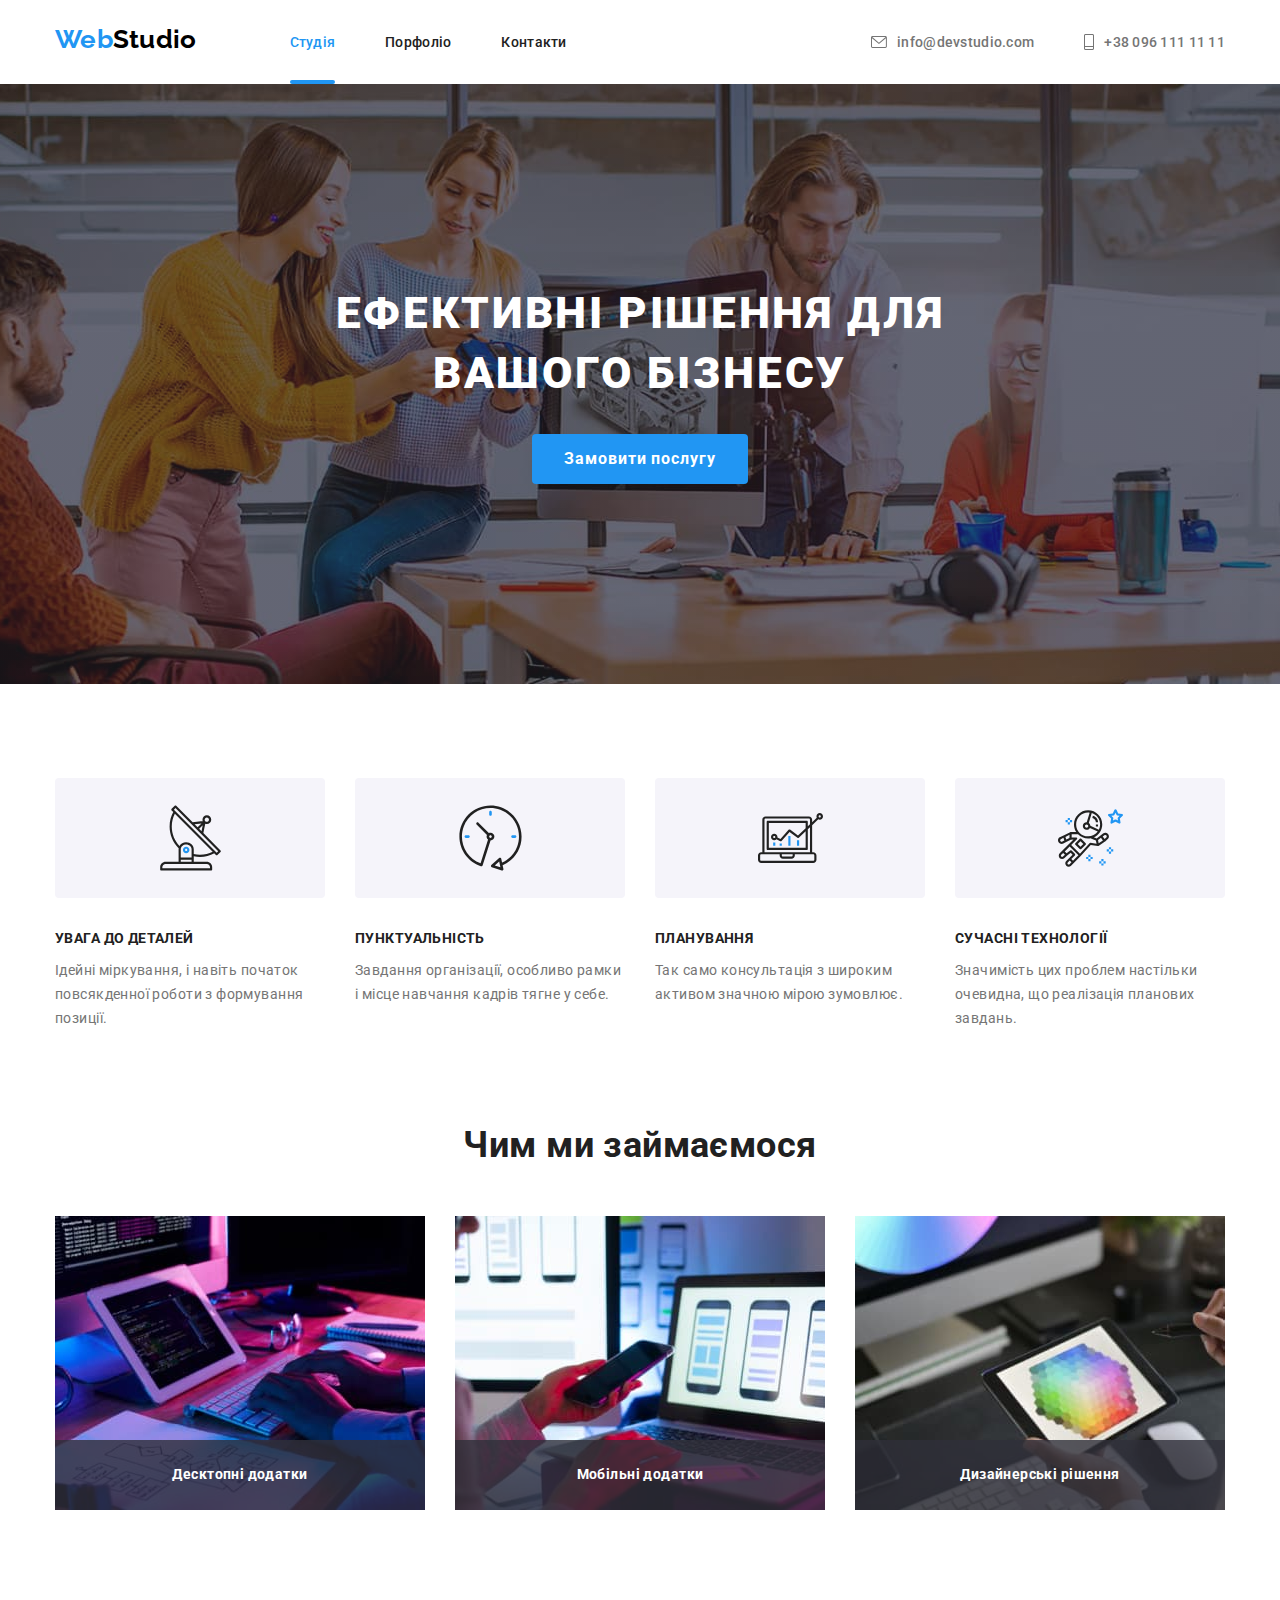
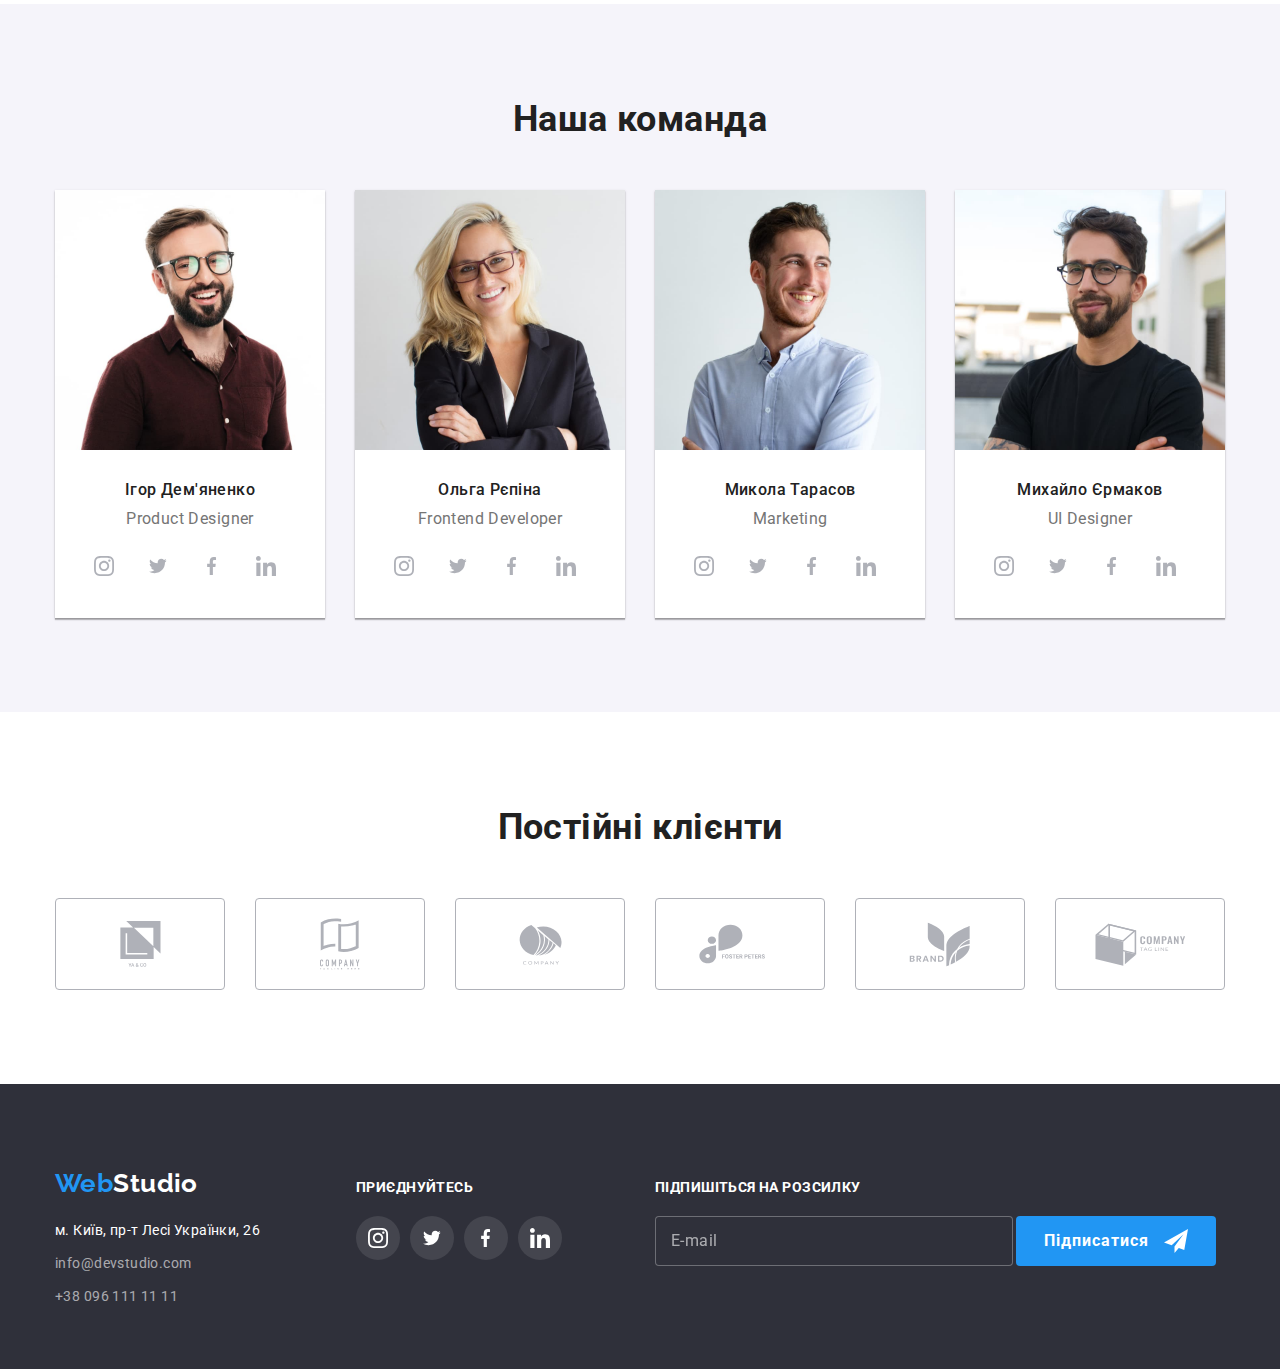
<file: index.html>
<!DOCTYPE html>
<html lang="uk">
<head>
    <meta charset="UTF-8">
    <meta http-equiv="X-UA-Compatible" content="IE=edge">
    <meta name="viewport" content="width=device-width, initial-scale=1.0">
    
    <title>Студія</title>
    <link rel="preconnect" href="https://fonts.googleapis.com" />
    <link rel="preconnect" href="https://fonts.gstatic.com" crossorigin />
    <link
      href="https://fonts.googleapis.com/css2?family=Raleway:wght@700&family=Roboto:wght@400;500;700&display=swap"
      rel="stylesheet"
    />
    <link
      rel="stylesheet"
      href="https://cdnjs.cloudflare.com/ajax/libs/modern-normalize/1.1.0/modern-normalize.min.css"
    />
    <link rel="stylesheet" href="./css/main.min.css">
</head>
<body class="body">
    <!-- Шапка-->
    <header class="header">
        <div class="container main">
          <nav class="site-nav">
            <a href="" class="logo"> <span class="accent">Web</span>Studio</a>
            <ul class="site-nav__list">
              <li class="site-nav__item"><a href="" class="site-nav__link__current">Студія</a></li>
              <li class="site-nav__item">
                <a href="./portfolio.html" class="site-nav__link">Порфоліо</a>
              </li>
              <li class="site-nav__item"><a href="" class="site-nav__link">Контакти</a></li>
            </ul>
          </nav>
          <ul class="site-contact">
            <li class="site-contact__item">
              <a href="mailto:info@devstudio.com" class="site-contact__link "
                >
                <svg class="site-contact__icon" width="16" height="12">
                  <use href="./images/icons.svg#icon-mail"></use>
                </svg>
                info@devstudio.com </a> 
            </li>
            <li class="site-contact__item">
              <a href="tel:+380961111111" class="site-contact__tel"> 
                <svg class="site-contact__icon" width="10" height="16">
                <use href="./images/icons.svg#icon-phone"></use>
              
              </svg>+38 096 111 11 11</a>
            </li>
          </ul>
        </div>
      </header>
      <main>
        <!-- Секція HERO-->
        
        <section class="hero">
          <div class="hero-overlay">
            <h1 class="hero-title">Ефективні рішення для вашого бізнесу</h1>
  
            
            <button class="hero-button" data-modal-open>Замовити послугу</button>
          </div>
        </section>
        <!-- Модальне вікно -->
        <div class="backdrop is-hidden" data-modal>
        <div class="modal ">
          
          <div class="form">
            <form class="modal-form">
              <p class="modal-form__title">Залиште свої дані, ми вам передзвонимо
              </p>
  
              <div class="modal-form__field">
                <svg class="modal-form__icon">
                  <use href="./images/icons.svg#icon-person-form"></use>
                </svg>
                <label for="name">       
                  <span class="modal-form__label"> Ім'я</span></label>
                 <input type="text" name="name" class="modal-form__input" id="name">
                                                  
              </div>
            
              <div class="modal-form__field">
                <svg class="modal-form__icon">
                  <use href="./images/icons.svg#icon-phone-form"></use>
                </svg>
                  <label for="tel"><span class="modal-form__label">Телефон</span>
                  </label>
                <input type="text" name="tel" class="modal-form__input" id="tel">
                              
              </div>
                        
             <div class="modal-form__field">
              <svg class="modal-form__icon">
                <use href="./images/icons.svg#icon-email-form"></use>
               </svg>
               <label for="mail"><span class="modal-form__label">Пошта</span></label>
               <input type="text" name="mail" class="modal-form__input" id="mail">
               </div>
             
            
              <div class="textarea">
                <label for="comment"><span class="modal-form__label">Коментар</span></label>
                <textarea name="comment" id="comment" rows="10" class="textarea-comment"
                 placeholder="Введіть текст"></textarea>
              </div>
  
                <label class="label">Погоджуюся з розсилкою та приймаю <span >
                  <a href="" class="terms">Умови договору</a>
                </span> <input class="checkbox" type="checkbox" name="policy">
                <span class="checkbox-icon"></span></label>
              <button type="submit" class="button-form">Відправити</button>
            </form>
          </div>
          <button class="btn-close" data-modal-close>
            <svg class="btn-close__icon" width="11" height="11">
              <use href="./images/icons.svg#icon-close">
              </use>
            </svg>
          </button>
  
        </div>
        </div>
        <!-- Секція Якості-->
        <section class="section">
          <div class="container">
            <h2 class="section-title quality">Якості</h2>
            <ul class="quality-list list">
              <li class="quality-list__item">
                <div class="quality-list__pictures">
                  <svg  width="65" height="70" >
                    <use href="./images/icons.svg#icon-antenna">
                  
                    </use>
                  </svg>
                </div>
                <h3 class="section-title-list">УВАГА ДО ДЕТАЛЕЙ</h3>
                <p>
                  Ідейні міркування, і навіть початок повсякденної роботи з
                  формування позиції.
                </p>
              </li>
              <li class="quality-list__item">
                <div class="quality-list__pictures">
                  <svg width="65" height="70" >
                    <use href="./images/icons.svg#icon-clock">
                  
                    </use>
                  </svg>
                </div>
                <h3 class="section-title-list">ПУНКТУАЛЬНІСТЬ</h3>
                <p>
                  Завдання організації, особливо рамки і місце навчання кадрів
                  тягне у себе.
                </p>
              </li>
              <li class="quality-list__item">
                <div class="quality-list__pictures">
                  <svg width="65" height="70" >
                    <use href="./images/icons.svg#icon-diagram">
                  
                    </use>
                  </svg>
                </div>
                <h3 class="section-title-list">ПЛАНУВАННЯ</h3>
                <p>
                  Так само консультація з широким активом значною мірою зумовлює.
                </p>
              </li>
              <li class="quality-list__item">
                <div class="quality-list__pictures">
                  <svg  width="65" height="70" >
                    <use href="./images/icons.svg#icon-astronaut">
                  
                    </use>
                  </svg>
                </div>
                <h3 class="section-title-list">СУЧАСНІ ТЕХНОЛОГІЇ</h3>
                <p>
                  Значимість цих проблем настільки очевидна, що реалізація
                  планових завдань.
                </p>
              </li>
            </ul>
          </div>
        </section>
        <!--Секція чим займаємося-->
        <section class="section work">
          <div class="container">
            <h2 class="section-title">Чим ми займаємося</h2>
            <ul class="work-list list">
              <li class="work-list__item">
                 <div class="work-list__img">
                  <img
                  src="images/box1.jpg"
                  alt="tablet on the table"
                  width="370"
                />
                  <p class="work-list__text">Десктопні додатки</p>
                 </div>
                
              </li>
              <li class="work-list__item">
                <div class="work-list__img">
                  <img src="images/box2.jpg"
                  alt="phone in hand"
                   width="370" />
                           
                  <p class="work-list__text">Мобільні додатки
                  </p>
                 </div>
                
              </li>
              <li class="work-list__item">
                <div class="work-list__img">
                  <img
                  src="images/box3.jpg"
                  alt="tablet with bright picture in hands"
                  width="370"
                />
                          
                  <p class="work-list__text">Дизайнерські рішення
                  </p>
                 </div>
                
              </li>
            </ul>
          </div>
        </section>
  
        <!-- Секція Команда-->
        <section class="section section-team">
          <div class="container">
            <h2 class="section-title">Наша команда</h2>
            <ul class="team-list list">
              <li class="team-item">
                <img src="images/img.jpg" alt="man" width="270" />
                <h3 class="team-item__name">Ігор Дем'яненко</h3>
                <p class="team-item__position">Product Designer</p>
                
                  <ul class="team-social list">
                    <li class="team-social__item"> <a href="" class="team-social__icon"><svg width="20" height="20" >
                      <use href="./images/icons.svg#icon-insta">
                  
                      </use>
                    </svg> </a></li>
                  
                    <li class="team-social__item"> <a href="" class="team-social__icon"><svg width="20" height="16" >
                      <use href="./images/icons.svg#icon-twitter">
                  
                      </use>
                    </svg></a></li>
                    <li class="team-social__item"> <a href="" class="team-social__icon"><svg  width="10" height="20" >
                      <use href="./images/icons.svg#icon-facebook">
                  
                      </use>
                    </svg></a></li>
                    <li class="team-social__item"> <a href="" class="team-social__icon"><svg  width="20" height="20" >
                      <use href="./images/icons.svg#icon-linkedin">
                  
                      </use>
                    </svg></a></li>
                  </ul>
            
               
              </li>
              <li class="team-item">
                <img src="images/img(1).jpg" alt="woman" width="270" />
                <h3 class="team-item__name">Ольга Рєпіна</h3>
                <p class="team-item__position">Frontend Developer</p>
                
                  <ul class="list team-social">
                    <li class="team-social__item"> <a href="" class="team-social__icon"><svg width="20" height="20" >
                      <use href="./images/icons.svg#icon-insta">
                  
                      </use>
                    </svg> </a></li>
                  
                    <li class="team-social__item"> <a href="" class="team-social__icon"> <svg width="20" height="16" >
                      <use href="./images/icons.svg#icon-twitter">
                  
                      </use>
                    </svg></a></li>
                    <li class="team-social__item"> <a href="" class="team-social__icon">  <svg width="10" height="20" >
                      <use href="./images/icons.svg#icon-facebook">
                  
                      </use>
                    </svg></a></li>
                    <li class="team-social__item"> <a href="" class="team-social__icon"> <svg width="20" height="20" >
                      <use href="./images/icons.svg#icon-linkedin">
                  
                      </use>
                    </svg></a></li>
                  </ul>
               
              </li>
              <li class="team-item">
                <img src="images/img(2).jpg" alt="man" width="270" />
                <h3 class="team-item__name">Микола Тарасов</h3>
                <p class="team-item__position">Marketing</p>
                
                  <ul class="list team-social">
                    <li class="team-social__item"> <a href="" class="team-social__icon"><svg width="20" height="20" >
                      <use href="./images/icons.svg#icon-insta">
                  
                      </use>
                    </svg> </a></li>
                  
                    <li class="team-social__item"> <a href="" class="team-social__icon"> <svg width="20" height="16" >
                      <use href="./images/icons.svg#icon-twitter">
                  
                      </use>
                    </svg></a></li>
                    <li class="team-social__item"> <a href="" class="team-social__icon"><svg width="10" height="20" >
                      <use href="./images/icons.svg#icon-facebook">
                  
                      </use>
                    </svg></a></li>
                    <li class="team-social__item"> <a href="" class="team-social__icon"> <svg width="20" height="20" >
                      <use href="./images/icons.svg#icon-linkedin">
                  
                      </use>
                    </svg></a></li>
                  </ul>
                
              </li>
              <li class="team-item">
                <img src="images/img(3).jpg" alt="man" width="270" />
                <h3 class="team-item__name">Михайло Єрмаков</h3>
                <p class="team-item__position">UI Designer</p>
                
                  <ul class="list team-social">
                    <li class="team-social__item"> <a href="" class="team-social__icon"><svg width="20" height="20" >
                      <use href="./images/icons.svg#icon-insta">
                  
                      </use>
                    </svg> </a></li>
                  
                    <li class="team-social__item"> <a href="" class="team-social__icon"> <svg width="20" height="16" >
                      <use href="./images/icons.svg#icon-twitter">
                  
                      </use>
                    </svg></a></li>
                    <li class="team-social__item"> <a href="" class="team-social__icon"><svg width="10" height="20" >
                      <use href="./images/icons.svg#icon-facebook">
                  
                      </use>
                    </svg></a> </li>
                    <li class="team-social__item"> <a href="" class="team-social__icon"><svg width="20" height="20" >
                      <use href="./images/icons.svg#icon-linkedin">
                  
                      </use>
                    </svg></a></li>
                  </ul>
                
              </li>
            </ul>
          </div>
        </section>
        <!-- Секція Постійні клієнти -->
        <section class="section">
          <div class="container">
            <h2 class="section-title">Постійні клієнти</h2>
            <ul class="client-list list">
              <li> <a href="" class="client-list__areal link "><svg class="client-list__icon" width="41" height="46">
                <use href="./images/icons.svg#icon-client-1"></use>
              </svg></a></li>
              <li> <a href="" class="client-list__areal link"><svg class="client-list__icon" width="40" height="52">
                <use href="./images/icons.svg#icon-client-2"></use>
              </svg></a></li>
              <li> <a href="" class="client-list__areal link"><svg class="client-list__icon" width="43" height="41">
                <use href="./images/icons.svg#icon-client-3"></use>
              </svg></a></li>
              <li> <a href="" class="client-list__areal link"><svg class="client-list__icon" width="84" height="40">
                <use href="./images/icons.svg#icon-client-4"></use>
              </svg></a></li>
              <li> <a href="" class="client-list__areal link"><svg class="client-list__icon" width="62" height="45">
                <use href="./images/icons.svg#icon-client-5"></use>
              </svg></a></li>
              <li> <a href="" class="client-list__areal link"><svg class="client-list__icon" width="93" height="43">
                <use href="./images/icons.svg#icon-client-6"></use>
              </svg></a></li>
            </ul>
          </div>
        </section>
      </main>
      <!--підвал-->
      <footer class="footer">
     <div class="container footer-container">  
        <div class=" footer-adress">  
      <a href="" class=" logo logo-footer">
        <span class="accent">Web</span>Studio</a>
      <address class="site-adress">
        <ul class="site-adress__list list">
          <li class="site-adress__item">
            <a href="" class="site-adress__link"> м. Київ, пр-т Лесі Українки, 26</a>
          </li>
          <li class="site-adress__item">
            <a href="mailto:info@devstudio.com" class="site-adress__contact"
              >info@devstudio.com</a
            >
          </li>
          <li class="site-adress__item">
            <a href="tel:+380961111111" class="site-adress__contact"
              >+38 096 111 11 11</a
            >
          </li>
        </ul>
      </address>
    </div>
  
      <div class="footer-icon">
        <p class="footer-icon__tittle">приєднуйтесь</p> 
        <ul class="footer-icon__list list">
          <li class="footer-icon__item"> <a href="" class="footer-icon__img"><svg width="20" height="20" >
            <use href="./images/icons.svg#icon-insta">
        
            </use>
          </svg> </a></li>
        
          <li class="footer-icon__item"> <a href="" class="footer-icon__img"><svg width="20" height="16" >
            <use href="./images/icons.svg#icon-twitter">
        
            </use>
          </svg></a></li>
          <li class="footer-icon__item"> <a href="" class="footer-icon__img"><svg  width="10" height="20" >
            <use href="./images/icons.svg#icon-facebook">
        
            </use>
          </svg></a></li>
          <li class="footer-icon__item"> <a href="" class="footer-icon__img"><svg  width="20" height="20" >
            <use href="./images/icons.svg#icon-linkedin">
        
            </use>
          </svg></a></li>
        </ul>
      </div>
      
      <div class="footer-mail">
        <p class="footer-mail_title">Підпишіться на розсилку
        </p>
        <form class="footer-form">
              
          <input type="email" class="footer-form__input" name="mail" id="email" placeholder=" ">
          <label for="email" class="footer-form__label">E-mail</label>
                
        <button type="submit" class="btn-footer">Підписатися<svg width="24" height="24" class="btn-footer__fly">
          <use href="./images/icons.svg#icon-send">
  
          </use>
        </svg>
          </button>
        </form>
      </div>
    
    </div>
        
         
        
      </footer>
      <script src="./js/modal.js"></script>
    </body>
    


</body>
</html>
</file>
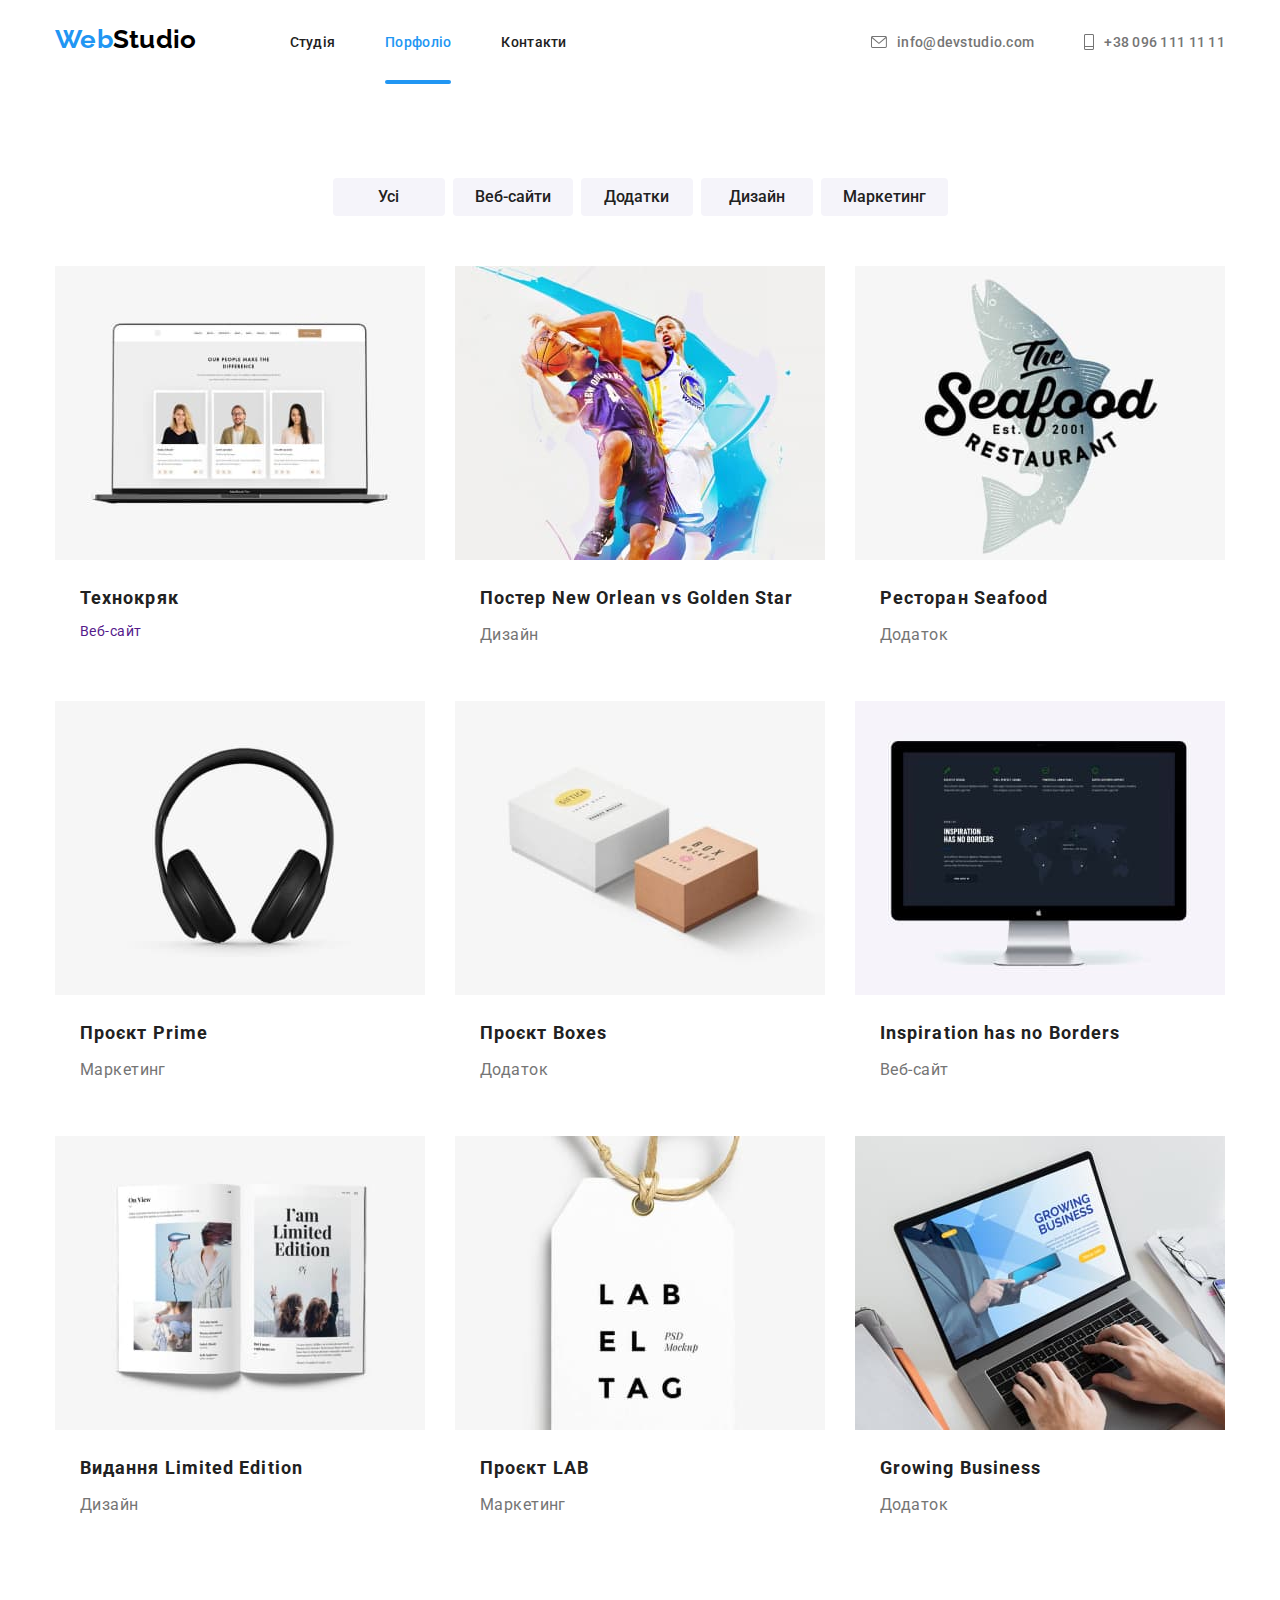
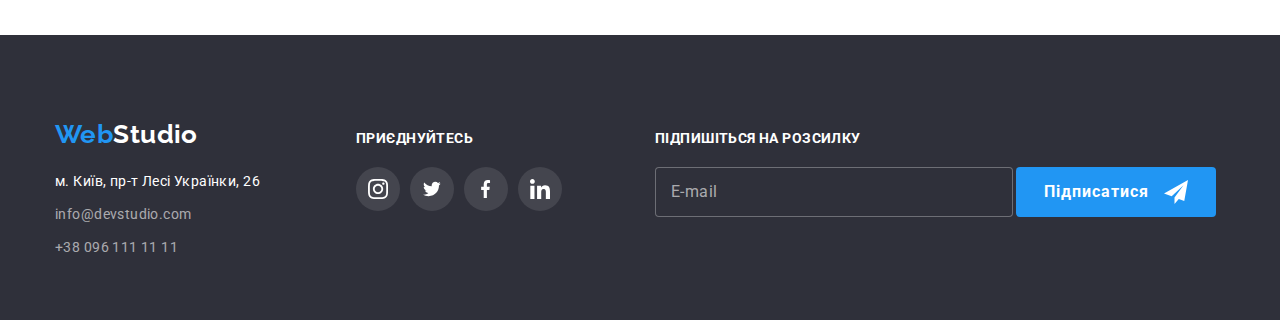
<file: portfolio.html>
<!DOCTYPE html>
<html lang="uk">
  <head>
    <meta charset="UTF-8" />
    <meta http-equiv="X-UA-Compatible" content="IE=edge" />
    <meta name="viewport" content="width=device-width, initial-scale=1.0" />
    <title>Portfolio</title>
    <link rel="preconnect" href="https://fonts.googleapis.com" />
    <link rel="preconnect" href="https://fonts.gstatic.com" crossorigin />
    <link
      href="https://fonts.googleapis.com/css2?family=Raleway:wght@700&family=Roboto:wght@400;500;700&display=swap"
      rel="stylesheet"
    />
    <link
      rel="stylesheet"
      href="https://cdnjs.cloudflare.com/ajax/libs/modern-normalize/1.1.0/modern-normalize.min.css"
    />
    <link rel="stylesheet" href="./css/portfolio.min.css">
  </head>
  <body>
    <header class="header">
      <div class="container main">
        <nav class="site-nav">
          <a href="" class="logo"> <span class="accent">Web</span>Studio</a>
          <ul class="site-nav__list">
            <li class="site-nav__item"><a href="./index.html" class="site-nav__link">Студія</a></li>
            <li class="site-nav__item">
              <a href="./portfolio.html" class="site-nav__link__current">Порфоліо</a>
            </li>
            <li class="site-nav__item"><a href="" class="site-nav__link">Контакти</a></li>
          </ul>
        </nav>
        <ul class="site-contact">
          <li class="site-contact__item">
            <a href="mailto:info@devstudio.com" class="site-contact__link "
              >
              <svg class="site-contact__icon" width="16" height="12">
                <use href="./images/icons.svg#icon-mail"></use>
              </svg>
              info@devstudio.com </a> 
          </li>
          <li class="site-contact__item">
            <a href="tel:+380961111111" class="site-contact__tel"> 
              <svg class="site-contact__icon" width="10" height="16">
              <use href="./images/icons.svg#icon-phone"></use>
            
            </svg>+38 096 111 11 11</a>
          </li>
        </ul>
      </div>
    </header>
    <main>
      <!-- Hero section -->
      <section class="section">
        <div class="container">
          <h1 class="types">Види робіт</h1>
          <div class="container-btn">
            <ul class="btn-list list">
              <li class="btn-list__item">
                <button type="button" class="btn-list__button">Усі</button>
              </li>
              <li class="btn-list__item">
                <button type="button" class="btn-list__button">Веб-сайти</button>
              </li>
              <li class="btn-list__item">
                <button type="button" class="btn-list__button">Додатки</button>
              </li>
              <li class="btn-list__item">
                <button type="button" class="btn-list__button">Дизайн</button>
              </li>
              <li class="btn-list__item">
                <button type="button" class="btn-list__button">Маркетинг</button>
              </li>
            </ul>
          </div>
          <ul class="list portfolio-list">
            <li class="portfolio-list__item">
                       
                <a href="" class="portfolio-list__image">
                  <div class="portfolio-list__overlay">
                   <img
                    src="./images/portfolio/img-1.jpg"
                    alt="Технокряк"
                    width="370"
                    height="294"
                   />  
                <p class="portfolio-list__img-overlay"> Ресурс пропонує комплексні пропозиції з різним рівнем функціоналу
                  та сервісів. Все це дозволить відвідувачу отримати вичерпні 
                  відомості про компанію чи приватну особу.
                </p>         
                  </div>       
              <div class="portfolio_list__text">
                <h2 class="portfolio_list__signature ">Технокряк</h2>
                <p class="text">Веб-сайт</p>                
              </div>

            </a>            
              </li>

            <li class="portfolio-list__item">
              <a href="" class="portfolio-list__image">
                <div class="portfolio-list__overlay">
                <img
                  src="./images/portfolio/img-2.jpg"
                  alt="Постер"
                  width="370"
                  height="294"
                  
              />
              <p class="portfolio-list__img-overlay">Ресурс пропонує комплексні пропозиції з різним рівнем функціоналу
                та сервісів. Все це дозволить відвідувачу отримати вичерпні 
                відомості про компанію чи приватну особу.
  
             </p>
            </div>
              <div class="portfolio_list__text">
                <h2 class="portfolio_list__signature">Постер New Orlean vs Golden Star</h2>
                <p class="portfolio_list__about">Дизайн</p>
              </div>
              </a>
            </li>
            <li class="portfolio-list__item">
              <a href=""class="portfolio-list__image"
                >
                <div class="portfolio-list__overlay">
                <img 
                  src="./images/portfolio/img-3.jpg"
                  alt="Ресторан"
                  width="370"
                  height="294" 
                  
                    /> 
                    <p class="portfolio-list__img-overlay">Ресурс пропонує комплексні пропозиції з різним рівнем функціоналу
                      та сервісів. Все це дозволить відвідувачу отримати вичерпні 
                      відомості про компанію чи приватну особу.
                   </p>
                </div>
              
              <div class="portfolio_list__text">
                <h2 class="portfolio_list__signature">Ресторан Seafood</h2>
                <p class="portfolio_list__about">Додаток</p>
              </div>
              
              </a>
              
            </li>
            <li class="portfolio-list__item">
              <a href="" class="portfolio-list__image"
                >
                <div class="portfolio-list__overlay">
                <img
                  src="./images/portfolio/img-4.jpg"
                  alt="Prime"
                  width="370"
                  height="294"
                  
              /> 
              <p class="portfolio-list__img-overlay">Ресурс пропонує комплексні пропозиції з різним рівнем функціоналу
                та сервісів. Все це дозволить відвідувачу отримати вичерпні 
                відомості про компанію чи приватну особу.
  
             </p>
                </div>

              <div class="portfolio_list__text">
                <h2 class="portfolio_list__signature">Проєкт Prime</h2>
                <p class="portfolio_list__about">Маркетинг</p>
              </div>
               </a>
            </li>
            <li class="portfolio-list__item">
              <a href="" class="portfolio-list__image"
                >
                <div class="portfolio-list__overlay">
                <img
                  src="./images/portfolio/img-5.jpg"
                  alt="Boxes"
                  width="370"
                  height="294"
                  
              /> 
              <p class="portfolio-list__img-overlay">Ресурс пропонує комплексні пропозиції з різним рівнем функціоналу
                та сервісів. Все це дозволить відвідувачу отримати вичерпні 
                відомості про компанію чи приватну особу.
  
             </p>
                </div>
              <div class="portfolio_list__text">
                <h2 class="portfolio_list__signature">Проєкт Boxes</h2>
                <p class="portfolio_list__about">Додаток</p>
              </div>
               </a>
            </li>
            <li class="portfolio-list__item">
              <a href="" class="portfolio-list__image"
                >
                <div class="portfolio-list__overlay">
                <img
                  src="./images/portfolio/img-6.jpg"
                  alt="Inspiration has no Borders"
                  width="370"
                  height="294"
                  
              /> 
              <p class="portfolio-list__img-overlay">Ресурс пропонує комплексні пропозиції з різним рівнем функціоналу
                та сервісів. Все це дозволить відвідувачу отримати вичерпні 
                відомості про компанію чи приватну особу.
  
             </p>
                </div>

              <div class="portfolio_list__text">
                <h2 class="portfolio_list__signature">Inspiration has no Borders</h2>
                <p class="portfolio_list__about">Веб-сайт</p>
              </div>
               </a>
            </li>
            <li class="portfolio-list__item">
              <a href="" class="portfolio-list__image"
                >
                <div class="portfolio-list__overlay">
                <img
                  src="./images/portfolio/img-7.jpg"
                  alt=" Limited Edition"
                  width="370"
                  height="294"
                  
              /> 
              <p class="portfolio-list__img-overlay">Ресурс пропонує комплексні пропозиції з різним рівнем функціоналу
                та сервісів. Все це дозволить відвідувачу отримати вичерпні 
                відомості про компанію чи приватну особу.
  
             </p>
                </div>

              <div class="portfolio_list__text">
                <h2 class="portfolio_list__signature">Видання Limited Edition</h2>
                <p class="portfolio_list__about">Дизайн</p>
              </div>
               </a>
            </li>
            <li class="portfolio-list__item">
              <a href="" class="portfolio-list__image"
                >
                <div class="portfolio-list__overlay">
                <img
                  src="./images/portfolio/img-8.jpg"
                  alt="LAB"
                  width="370"
                  height="294"
                  
              /> 
              <p class="portfolio-list__img-overlay">Ресурс пропонує комплексні пропозиції з різним рівнем функціоналу
                та сервісів. Все це дозволить відвідувачу отримати вичерпні 
                відомості про компанію чи приватну особу.
  
             </p>
                </div>

              <div class="portfolio_list__text">
                <h2 class="portfolio_list__signature">Проєкт LAB</h2>
                <p class="portfolio_list__about">Маркетинг</p>
              </div>
               </a>
            </li>
            <li class="portfolio-list__item">
              <a href="" class="portfolio-list__image"
                >
                <div class="portfolio-list__overlay">
                <img
                  src="./images/portfolio/img-9.jpg"
                  alt="Growing Business"
                  width="370"
                  height="294"
                  
              /> 
              <p class="portfolio-list__img-overlay">Ресурс пропонує комплексні пропозиції з різним рівнем функціоналу
                та сервісів. Все це дозволить відвідувачу отримати вичерпні 
                відомості про компанію чи приватну особу.
  
             </p>
                </div>

              <div class="portfolio_list__text">
                <h2 class="portfolio_list__signature">Growing Business</h2>
                <p class="portfolio_list__about">Додаток</p>
              </div>
             </a>
            </li>
          </ul>
        </div>
      </section>
    </main>
    <!--  підвал -->
    <footer class="footer">
      <div class="container footer-container">  
         <div class=" footer-adress">  
       <a href="" class="logo logo-footer">
         <span class="accent">Web</span>Studio</a>
       <address class="site-adress">
         <ul class="site-adress__list list">
           <li class="site-adress__item">
             <a href="" class="site-adress__link"> м. Київ, пр-т Лесі Українки, 26</a>
           </li>
           <li class="site-adress__item">
             <a href="mailto:info@devstudio.com" class="site-adress__contact"
               >info@devstudio.com</a
             >
           </li>
           <li class="site-adress__item">
             <a href="tel:+380961111111" class="site-adress__contact"
               >+38 096 111 11 11</a
             >
           </li>
         </ul>
       </address>
     </div>
   
       <div class="footer-icon">
         <p class="footer-icon__tittle">приєднуйтесь</p> 
         <ul class="footer-icon__list list">
           <li class="footer-icon__item"> <a href="" class="footer-icon__img"><svg width="20" height="20" >
             <use href="./images/icons.svg#icon-insta">
         
             </use>
           </svg> </a></li>
         
           <li class="footer-icon__item"> <a href="" class="footer-icon__img"><svg width="20" height="16" >
             <use href="./images/icons.svg#icon-twitter">
         
             </use>
           </svg></a></li>
           <li class="footer-icon__item"> <a href="" class="footer-icon__img"><svg  width="10" height="20" >
             <use href="./images/icons.svg#icon-facebook">
         
             </use>
           </svg></a></li>
           <li class="footer-icon__item"> <a href="" class="footer-icon__img"><svg  width="20" height="20" >
             <use href="./images/icons.svg#icon-linkedin">
         
             </use>
           </svg></a></li>
         </ul>
       </div>
       
       <div class="footer-mail">
         <p class="footer-mail_title">Підпишіться на розсилку
         </p>
         <form class="footer-form">
               
           <input type="email" class="footer-form__input" name="mail" id="email" placeholder=" ">
           <label for="email" class="footer-form__label">E-mail</label>
                 
         <button type="submit" class="btn-footer">Підписатися<svg width="24" height="24" class="btn-footer__fly">
           <use href="./images/icons.svg#icon-send">
   
           </use>
         </svg>
           </button>
         </form>
       </div>
     
     </div>
         
          
         
       </footer>
  </body>
</html>
</file>
<file: css/main.min.css>
.list{list-style:none;padding:0;margin:0}h1,h2,h3,h4,h5,h6,p,ul{margin-top:0;margin-bottom:0}img{display:block;max-width:100%;height:auto}.container{width:1200px;margin-left:auto;margin-right:auto;padding-left:15px;padding-right:15px;align-items:center}.main{display:flex;align-items:center;justify-content:space-between}body{background-color:#fff;color:#757575;font-family:Roboto,sans-serif;letter-spacing:.03em;font-weight:400;font-size:14px;line-height:1.7}.site-contact{display:flex;font-weight:500;font-size:14px;line-height:1.43;letter-spacing:.02em;margin-left:auto;list-style:none;padding:0;margin:0}.site-contact__link{display:flex;padding-top:32px;padding-bottom:32px;text-decoration:none;color:#757575;align-items:center;transition:250ms cubic-bezier(0.4, 0, 0.2, 1);fill:currentColor}.site-contact__link:hover,.site-contact__link:focus{color:#2196f3;transition:250ms cubic-bezier(0.4, 0, 0.2, 1)}.site-contact__icon{margin-right:10px;fill:currentColor}.site-contact__tel{display:flex;padding-top:32px;padding-bottom:32px;margin-left:50px;color:#757575;align-items:center;text-decoration:none;transition:250ms cubic-bezier(0.4, 0, 0.2, 1)}.site-contact__tel:hover,.site-contact__tel:focus{color:#2196f3;transition:250ms cubic-bezier(0.4, 0, 0.2, 1)}.site-nav{display:flex;font-weight:500;font-size:14px;line-height:1.43;letter-spacing:.02em}.site-nav__link{display:block;padding-top:32px;padding-bottom:32px;transition:250ms cubic-bezier(0.4, 0, 0.2, 1);color:#212121;text-decoration:none}.site-nav__link:hover,.site-nav__link:focus{transition:250ms cubic-bezier(0.4, 0, 0.2, 1);color:#2196f3}.site-nav__item{margin-right:50px}.site-nav__item:last-child{margin-right:0px}.site-nav__list{display:flex;align-items:center;list-style:none;padding:0;margin:0}.site-nav__link__current{position:relative;display:block;color:#2196f3;text-decoration:none;padding-top:32px;padding-bottom:32px;transition:250ms cubic-bezier(0.4, 0, 0.2, 1)}.site-nav__link__current::after{content:"";display:block;position:absolute;width:100%;height:4px;background:#2196f3;border-radius:2px;bottom:0}.site-contact{display:flex;font-weight:500;font-size:14px;line-height:1.43;letter-spacing:.02em;margin-left:auto;list-style:none;padding:0;margin:0}.site-contact__link{display:flex;padding-top:32px;padding-bottom:32px;text-decoration:none;color:#757575;align-items:center;transition:250ms cubic-bezier(0.4, 0, 0.2, 1);fill:currentColor}.site-contact__link:hover,.site-contact__link:focus{color:#2196f3;transition:250ms cubic-bezier(0.4, 0, 0.2, 1)}.site-contact__icon{margin-right:10px;fill:currentColor}.site-contact__tel{display:flex;padding-top:32px;padding-bottom:32px;margin-left:50px;color:#757575;align-items:center;text-decoration:none;transition:250ms cubic-bezier(0.4, 0, 0.2, 1)}.site-contact__tel:hover,.site-contact__tel:focus{color:#2196f3;transition:250ms cubic-bezier(0.4, 0, 0.2, 1)}.logo{display:block;padding-top:24px;padding-bottom:25px;margin-right:93px;color:#000;text-decoration:none;font-family:Raleway,sans-serif;font-weight:700;font-size:26px;line-height:1.19;transition:250ms cubic-bezier(0.4, 0, 0.2, 1)}.logo:hover,.logo:focus{color:#2196f3;transition:250ms cubic-bezier(0.4, 0, 0.2, 1)}.accent{color:#2196f3}.hero{text-align:center}.hero-overlay{height:600px;max-width:1600px;margin-left:auto;margin-right:auto;background-image:linear-gradient(rgba(47, 48, 58, 0.4), rgba(47, 48, 58, 0.4)),url(../images/hero.jpg);background-repeat:no-repeat;background-position:center;background-size:cover;padding-top:200px}.hero-title{color:#fff;font-weight:900;font-size:44px;line-height:1.36;letter-spacing:.06em;text-transform:uppercase;margin-left:auto;margin-right:auto;margin-bottom:30px;width:696px}.hero-button{display:block;margin-left:auto;margin-right:auto;background:#2196f3;color:#fff;font-weight:700;font-size:16px;line-height:1.88;align-items:center;letter-spacing:.06em;cursor:pointer;font-family:Roboto,sans-serif;border-radius:4px;padding:10px 32px;min-width:216px;border:none}.modal{position:absolute;top:50%;left:50%;min-height:581px;min-width:528px;background-color:#fff;display:flex;transform:translate(-50%, -50%) scale(1);transition:transform 250ms cubic-bezier(0.4, 0, 0.2, 1);flex-direction:column;padding:40px}.backdrop{position:fixed;top:0;left:0;width:100%;height:100%;background-color:rgba(0,0,0,.5);opacity:1;transition:opacity 250ms cubic-bezier(0.4, 0, 0.2, 1)}.backdrop.is-hidden.modal{transform:translate(-50%, -50%) scale(0, 9)}.backdrop.is-hidden{opacity:0;pointer-events:none}.btn-close{position:absolute;display:flex;align-items:center;justify-content:center;width:30px;height:30px;background-color:#fff;border-radius:50%;border:1px solid rgba(0,0,0,.1);left:490px;top:8px}.btn-close__icon{background:#fff;fill:#000;transition:250ms cubic-bezier(0.4, 0, 0.2, 1)}.btn-close__icon:hover{transition:250ms cubic-bezier(0.4, 0, 0.2, 1);fill:#2196f3}.form{display:flex}.modal-form{margin-left:auto;margin-right:auto}.modal-form__title{font-weight:700;font-size:20px;line-height:1.15;color:#212121;width:448px;margin-bottom:12px}.modal-form__icon{position:absolute;display:inline-block;width:18px;height:18px;transform:translateY(-50%);fill:#212121;top:60%;left:12px;transition:250ms cubic-bezier(0.4, 0, 0.2, 1)}.modal-form__field{position:relative;width:448px}.modal-form__field:focus-within>.modal-form__icon{fill:#2196f3;transition:250ms cubic-bezier(0.4, 0, 0.2, 1)}.modal-form__field:focus-within>.modal-form__input{outline:none;border:1px solid #2196f3;transition:250ms cubic-bezier(0.4, 0, 0.2, 1)}.modal-form__label{font-size:12px;line-height:1.16;letter-spacing:.01em;color:#757575;margin-bottom:4px}.modal-form__input{width:448px;border:1px solid rgba(33,33,33,.2);border-radius:4px;height:40px;margin-bottom:10px;margin-top:0;padding-left:42px;transition:250ms cubic-bezier(0.4, 0, 0.2, 1)}.textarea{display:flex;flex-direction:column}.textarea-comment{resize:none;width:448px;height:120px;border:1px solid rgba(33,33,33,.2);border-radius:4px;padding:12px 16px;transition:250ms cubic-bezier(0.4, 0, 0.2, 1)}.textarea-comment:focus{outline:none;border:1px solid #2196f3;transition:250ms cubic-bezier(0.4, 0, 0.2, 1)}::-moz-placeholder{font-weight:400;font-size:12px;line-height:1.16;letter-spacing:.01em;color:rgba(117,117,117,.5)}:-ms-input-placeholder{font-weight:400;font-size:12px;line-height:1.16;letter-spacing:.01em;color:rgba(117,117,117,.5)}::placeholder{font-weight:400;font-size:12px;line-height:1.16;letter-spacing:.01em;color:rgba(117,117,117,.5)}.terms{color:#2196f3}.label{display:inline-block;align-items:center;padding-left:36px;margin-top:20px}.checkbox{position:absolute;width:1px;height:1px;margin:-1px;border:0;padding:0;white-space:nowrap;-webkit-clip-path:inset(100%);clip-path:inset(100%);clip:rect(0 0 0 0);overflow:hidden;left:0}.checkbox:checked+.checkbox-icon{border-color:rgba(0,0,0,0);background-color:#2196f3;background-image:url(../images/check\ \(1\).svg);background-size:contain;background-origin:border-box;width:16px;height:15px;left:52px}.checkbox-icon{margin-right:10px;display:inline-block;width:16px;height:15px;border:2px solid #212121;border-radius:2px;position:absolute;left:52px;outline:none}.button-form{display:block;margin-left:auto;margin-right:auto;margin-top:30px;width:200px;height:50px;background:#2196f3;box-shadow:0px 4px 4px rgba(0,0,0,.15);border-radius:4px;font-weight:700;font-size:16px;line-height:1.88;font-family:Roboto,sans-serif;align-items:center;letter-spacing:.06em;color:#fff;border:none;cursor:pointer;padding:10px 52px}.section{padding-top:94px;padding-bottom:94px}.section-title{color:#212121;font-weight:700;font-size:36px;line-height:1.167;text-align:center;margin-bottom:50px}.section-title-list{color:#212121;font-weight:700;font-size:14px;line-height:1.43;text-transform:uppercase;margin-bottom:11px}.quality{position:absolute;width:1px;height:1px;margin:-1px;border:0;padding:0;white-space:nowrap;-webkit-clip-path:inset(100%);clip-path:inset(100%);clip:rect(0 0 0 0);overflow:hidden}.quality-list{display:flex;flex-wrap:wrap}.quality-list__item{width:270px;margin-right:30px}.quality-list__item:last-child{margin-right:0}.quality-list__pictures{width:270px;height:120px;display:flex;justify-content:center;align-items:center;background:#f5f4fa;border-radius:4px;margin-bottom:30px}.work{padding-top:0}.work-list{display:flex}.work-list__item{width:370px;margin-right:30px}.work-list__item:last-child{margin-right:0}.work-list__img{position:relative;z-index:-1}.work-list__text{position:absolute;bottom:0;right:0;width:370px;height:70px;display:flex;justify-content:center;align-items:center;font-weight:700;font-size:14px;line-height:1.14;text-align:center;color:#fff;background:rgba(47,48,58,.8)}.section-team{background-color:#f5f4fa}.team-list{display:flex}.team-item{background:#fff;margin-right:30px;box-shadow:0px 1px 3px rgba(0,0,0,.12),0px 1px 1px rgba(0,0,0,.14),0px 2px 1px rgba(0,0,0,.2);display:block;text-align:center}.team-item:last-child{margin-right:0}.team-item__name{color:#212121;font-weight:500;font-size:16px;line-height:1.19;margin-bottom:10px;margin-top:30px}.team-item__position{font-size:16px;line-height:1.19;text-align:center;display:block;margin-bottom:16px}.team-social{display:flex;margin-bottom:30px;justify-content:center}.team-social__item{margin:0 10px 0 0}.team-social__icon{display:flex;justify-content:center;align-items:center;width:44px;height:44px;border-radius:50%;fill:#afb1b8;transition:250ms cubic-bezier(0.4, 0, 0.2, 1)}.team-social__icon:hover,.team-social__icon:focus{fill:#fff;background:#2196f3;transition:250ms cubic-bezier(0.4, 0, 0.2, 1)}.client-list{display:flex;justify-content:space-between}.client-list__areal{display:flex;border:1px solid #afb1b8;border-radius:4px;width:170px;height:92px;justify-content:center;align-items:center;transition:250ms cubic-bezier(0.4, 0, 0.2, 1)}.client-list__areal:hover>svg,.client-list__areal:focus>svg{fill:#2196f3;transition:250ms cubic-bezier(0.4, 0, 0.2, 1)}.client-list__areal:hover,.client-list__areal:focus{border-color:#2196f3;transition:250ms cubic-bezier(0.4, 0, 0.2, 1)}.client-list__icon{fill:#afb1b8;transition:250ms cubic-bezier(0.4, 0, 0.2, 1)}.footer{background:#2f303a;padding-top:60px;padding-bottom:60px}.footer-container{display:flex;align-items:baseline}.logo-footer{padding-bottom:20px;color:#fff}.footer-adress{width:231px;margin-right:70px}.site-adress__link{display:inline-block;text-decoration:none;color:#fff;font-weight:400;font-size:14px;line-height:1.71;font-style:normal;transition:250ms cubic-bezier(0.4, 0, 0.2, 1)}.site-adress__link:hover,.site-adress__link:focus{color:#2196f3;transition:250ms cubic-bezier(0.4, 0, 0.2, 1)}.site-adress__item:not(:last-child){margin-bottom:9px}.site-adress__contact{display:inline-block;text-decoration:none;font-style:normal;font-weight:400;font-size:14px;line-height:1.71;color:rgba(255,255,255,.6);transition:250ms cubic-bezier(0.4, 0, 0.2, 1)}.site-adress__contact:hover,.site-adress__contact:focus{color:#2196f3;transition:250ms cubic-bezier(0.4, 0, 0.2, 1)}.footer-icon{width:206px;display:flex;flex-wrap:wrap;margin-right:auto}.footer-icon__tittle{display:flex;font-weight:700;font-size:14px;line-height:1.14;color:#fff;margin-bottom:20px;text-transform:uppercase}.footer-icon__list{display:flex}.footer-icon__item{margin-right:10px}.footer-icon__item:last-child{margin-right:0}.footer-icon__img{display:flex;justify-content:center;align-items:center;width:44px;height:44px;border-radius:50%;background:rgba(255,255,255,.1);fill:#fff;transition:250ms cubic-bezier(0.4, 0, 0.2, 1)}.footer-icon__img:hover,.footer-icon__img:focus{background:#2196f3;transition:250ms cubic-bezier(0.4, 0, 0.2, 1)}.footer-mail{width:570px;height:86px}.footer-mail_title{display:flex;font-weight:700;font-size:14px;line-height:1.14;color:#fff;margin-bottom:20px;text-transform:uppercase}.footer-form{display:inline-block;position:relative}.footer-form__input{width:358px;height:50px;background:#2f303a;border-radius:4px;border:1px solid rgba(255,255,255,.3);padding-left:16px;color:#f5f4fa}.footer-form__input:focus+.footer-form__label{opacity:0;transition:250ms cubic-bezier(0.4, 0, 0.2, 1)}.footer-form__input:hover+.footer-form__label{opacity:0;transition:250ms cubic-bezier(0.4, 0, 0.2, 1)}.footer-form__label{position:absolute;top:50%;left:16px;transform:translateY(-50%);font-weight:400;font-size:16px;line-height:1.25;color:rgba(255,255,255,.6);display:flex;align-items:center;opacity:1;transition:250ms cubic-bezier(0.4, 0, 0.2, 1)}.btn-footer{display:inline-flex;border:none;border-radius:4px;width:200px;height:50px;background-color:#2196f3;font-weight:700;font-size:16px;line-height:1.88;letter-spacing:.06em;color:#fff;padding:10px 28px;cursor:pointer;position:relative}.btn-footer__fly{position:absolute;left:148px;top:13px}/*# sourceMappingURL=main.min.css.map */
</file>
<file: css/portfolio.min.css>
.list{list-style:none;padding:0;margin:0}h1,h2,h3,h4,h5,h6,p,ul{margin-top:0;margin-bottom:0}img{display:block;max-width:100%;height:auto}.container{width:1200px;margin-left:auto;margin-right:auto;padding-left:15px;padding-right:15px;align-items:center}.main{display:flex;align-items:center;justify-content:space-between}body{background-color:#fff;color:#757575;font-family:Roboto,sans-serif;letter-spacing:.03em;font-weight:400;font-size:14px;line-height:1.7}.site-contact{display:flex;font-weight:500;font-size:14px;line-height:1.43;letter-spacing:.02em;margin-left:auto;list-style:none;padding:0;margin:0}.site-contact__link{display:flex;padding-top:32px;padding-bottom:32px;text-decoration:none;color:#757575;align-items:center;transition:250ms cubic-bezier(0.4, 0, 0.2, 1);fill:currentColor}.site-contact__link:hover,.site-contact__link:focus{color:#2196f3;transition:250ms cubic-bezier(0.4, 0, 0.2, 1)}.site-contact__icon{margin-right:10px;fill:currentColor}.site-contact__tel{display:flex;padding-top:32px;padding-bottom:32px;margin-left:50px;color:#757575;align-items:center;text-decoration:none;transition:250ms cubic-bezier(0.4, 0, 0.2, 1)}.site-contact__tel:hover,.site-contact__tel:focus{color:#2196f3;transition:250ms cubic-bezier(0.4, 0, 0.2, 1)}.site-nav{display:flex;font-weight:500;font-size:14px;line-height:1.43;letter-spacing:.02em}.site-nav__link{display:block;padding-top:32px;padding-bottom:32px;transition:250ms cubic-bezier(0.4, 0, 0.2, 1);color:#212121;text-decoration:none}.site-nav__link:hover,.site-nav__link:focus{transition:250ms cubic-bezier(0.4, 0, 0.2, 1);color:#2196f3}.site-nav__item{margin-right:50px}.site-nav__item:last-child{margin-right:0px}.site-nav__list{display:flex;align-items:center;list-style:none;padding:0;margin:0}.site-nav__link__current{position:relative;display:block;color:#2196f3;text-decoration:none;padding-top:32px;padding-bottom:32px;transition:250ms cubic-bezier(0.4, 0, 0.2, 1)}.site-nav__link__current::after{content:"";display:block;position:absolute;width:100%;height:4px;background:#2196f3;border-radius:2px;bottom:0}.site-contact{display:flex;font-weight:500;font-size:14px;line-height:1.43;letter-spacing:.02em;margin-left:auto;list-style:none;padding:0;margin:0}.site-contact__link{display:flex;padding-top:32px;padding-bottom:32px;text-decoration:none;color:#757575;align-items:center;transition:250ms cubic-bezier(0.4, 0, 0.2, 1);fill:currentColor}.site-contact__link:hover,.site-contact__link:focus{color:#2196f3;transition:250ms cubic-bezier(0.4, 0, 0.2, 1)}.site-contact__icon{margin-right:10px;fill:currentColor}.site-contact__tel{display:flex;padding-top:32px;padding-bottom:32px;margin-left:50px;color:#757575;align-items:center;text-decoration:none;transition:250ms cubic-bezier(0.4, 0, 0.2, 1)}.site-contact__tel:hover,.site-contact__tel:focus{color:#2196f3;transition:250ms cubic-bezier(0.4, 0, 0.2, 1)}.logo{display:block;padding-top:24px;padding-bottom:25px;margin-right:93px;color:#000;text-decoration:none;font-family:Raleway,sans-serif;font-weight:700;font-size:26px;line-height:1.19;transition:250ms cubic-bezier(0.4, 0, 0.2, 1)}.logo:hover,.logo:focus{color:#2196f3;transition:250ms cubic-bezier(0.4, 0, 0.2, 1)}.accent{color:#2196f3}.section{padding-top:94px;padding-bottom:94px}.types{position:absolute;width:1px;height:1px;margin:-1px;border:0;padding:0;white-space:nowrap;-webkit-clip-path:inset(100%);clip-path:inset(100%);clip:rect(0 0 0 0);overflow:hidden}.container-btn{display:flex;margin-bottom:50px;justify-content:center}.btn-list{display:flex;transition:1250ms cubic-bezier(0.4, 0, 0.2, 1)}.btn-list__item{margin-right:8px;transition:1250ms cubic-bezier(0.4, 0, 0.2, 1)}.btn-list__item:hover,.btn-list__item:focus{box-shadow:0px 3px 1px rgba(0,0,0,.1),0px 1px 2px rgba(0,0,0,.08),0px 2px 2px rgba(0,0,0,.12);transition:250ms cubic-bezier(0.4, 0, 0.2, 1)}.btn-list__item:last-child{margin-right:0}.btn-list__button{color:#212121;background-color:#f5f4fa;font-weight:500;font-size:16px;line-height:1.625;text-align:center;cursor:pointer;font-family:Roboto,sans-serif;border-radius:4px;padding:6px 22px;display:inline-block;min-width:112px;border:none;transition:250ms cubic-bezier(0.4, 0, 0.2, 1)}.btn-list__button:hover,.btn-list__button:focus{color:#fff;background-color:#2196f3;transition:250ms cubic-bezier(0.4, 0, 0.2, 1)}.portfolio-list{display:flex;flex-wrap:wrap}.portfolio-list__item{width:370px;margin-right:30px;margin-bottom:30px}.portfolio-list__item:nth-child(3n){margin-right:0}.portfolio-list__item:nth-last-child(-n+3){margin-bottom:0}.portfolio-list__image{display:block;text-decoration:none}.portfolio-list__image:hover .portfolio-list__img-overlay{opacity:1;transition:250ms cubic-bezier(0.4, 0, 0.2, 1);transform:translateY(-100%)}.portfolio-list__image:focus .portfolio-list__img-overlay{opacity:1;transition:250ms cubic-bezier(0.4, 0, 0.2, 1);transform:translateY(-100%)}.portfolio-list__image:hover,.portfolio-list__image:focus{box-shadow:0px 1px 1px rgba(0,0,0,.12),0px 4px 4px rgba(0,0,0,.06),1px 4px 6px rgba(0,0,0,.16);transition:250ms cubic-bezier(0.4, 0, 0.2, 1)}.portfolio-list__overlay{width:"370px";height:"294px";position:relative;display:block;text-decoration:none;overflow:hidden}.portfolio-list__img-overlay{position:absolute;display:block;width:100%;height:294px;font-weight:400;font-size:18px;line-height:1.56;color:#fff;background:rgba(33,150,243,.9);padding:63px 24px;opacity:0;transition:250ms cubic-bezier(0.4, 0, 0.2, 1)}.portfolio_list__text{padding:20px 24px;border-left:1px solid #fff;border-right:1px solid #fff;border-bottom:1px solid #fff}.portfolio_list__signature{color:#212121;font-weight:700;font-size:18px;line-height:2;letter-spacing:.06em;margin-bottom:4px}.portfolio_list__about{color:#757575;font-size:16px;line-height:1.875}.footer{background:#2f303a;padding-top:60px;padding-bottom:60px}.footer-container{display:flex;align-items:baseline}.logo-footer{padding-bottom:20px;color:#fff}.footer-adress{width:231px;margin-right:70px}.site-adress__link{display:inline-block;text-decoration:none;color:#fff;font-weight:400;font-size:14px;line-height:1.71;font-style:normal;transition:250ms cubic-bezier(0.4, 0, 0.2, 1)}.site-adress__link:hover,.site-adress__link:focus{color:#2196f3;transition:250ms cubic-bezier(0.4, 0, 0.2, 1)}.site-adress__item:not(:last-child){margin-bottom:9px}.site-adress__contact{display:inline-block;text-decoration:none;font-style:normal;font-weight:400;font-size:14px;line-height:1.71;color:rgba(255,255,255,.6);transition:250ms cubic-bezier(0.4, 0, 0.2, 1)}.site-adress__contact:hover,.site-adress__contact:focus{color:#2196f3;transition:250ms cubic-bezier(0.4, 0, 0.2, 1)}.footer-icon{width:206px;display:flex;flex-wrap:wrap;margin-right:auto}.footer-icon__tittle{display:flex;font-weight:700;font-size:14px;line-height:1.14;color:#fff;margin-bottom:20px;text-transform:uppercase}.footer-icon__list{display:flex}.footer-icon__item{margin-right:10px}.footer-icon__item:last-child{margin-right:0}.footer-icon__img{display:flex;justify-content:center;align-items:center;width:44px;height:44px;border-radius:50%;background:rgba(255,255,255,.1);fill:#fff;transition:250ms cubic-bezier(0.4, 0, 0.2, 1)}.footer-icon__img:hover,.footer-icon__img:focus{background:#2196f3;transition:250ms cubic-bezier(0.4, 0, 0.2, 1)}.footer-mail{width:570px;height:86px}.footer-mail_title{display:flex;font-weight:700;font-size:14px;line-height:1.14;color:#fff;margin-bottom:20px;text-transform:uppercase}.footer-form{display:inline-block;position:relative}.footer-form__input{width:358px;height:50px;background:#2f303a;border-radius:4px;border:1px solid rgba(255,255,255,.3);padding-left:16px;color:#f5f4fa}.footer-form__input:focus+.footer-form__label{opacity:0;transition:250ms cubic-bezier(0.4, 0, 0.2, 1)}.footer-form__input:hover+.footer-form__label{opacity:0;transition:250ms cubic-bezier(0.4, 0, 0.2, 1)}.footer-form__label{position:absolute;top:50%;left:16px;transform:translateY(-50%);font-weight:400;font-size:16px;line-height:1.25;color:rgba(255,255,255,.6);display:flex;align-items:center;opacity:1;transition:250ms cubic-bezier(0.4, 0, 0.2, 1)}.btn-footer{display:inline-flex;border:none;border-radius:4px;width:200px;height:50px;background-color:#2196f3;font-weight:700;font-size:16px;line-height:1.88;letter-spacing:.06em;color:#fff;padding:10px 28px;cursor:pointer;position:relative}.btn-footer__fly{position:absolute;left:148px;top:13px}/*# sourceMappingURL=portfolio.min.css.map */
</file>
